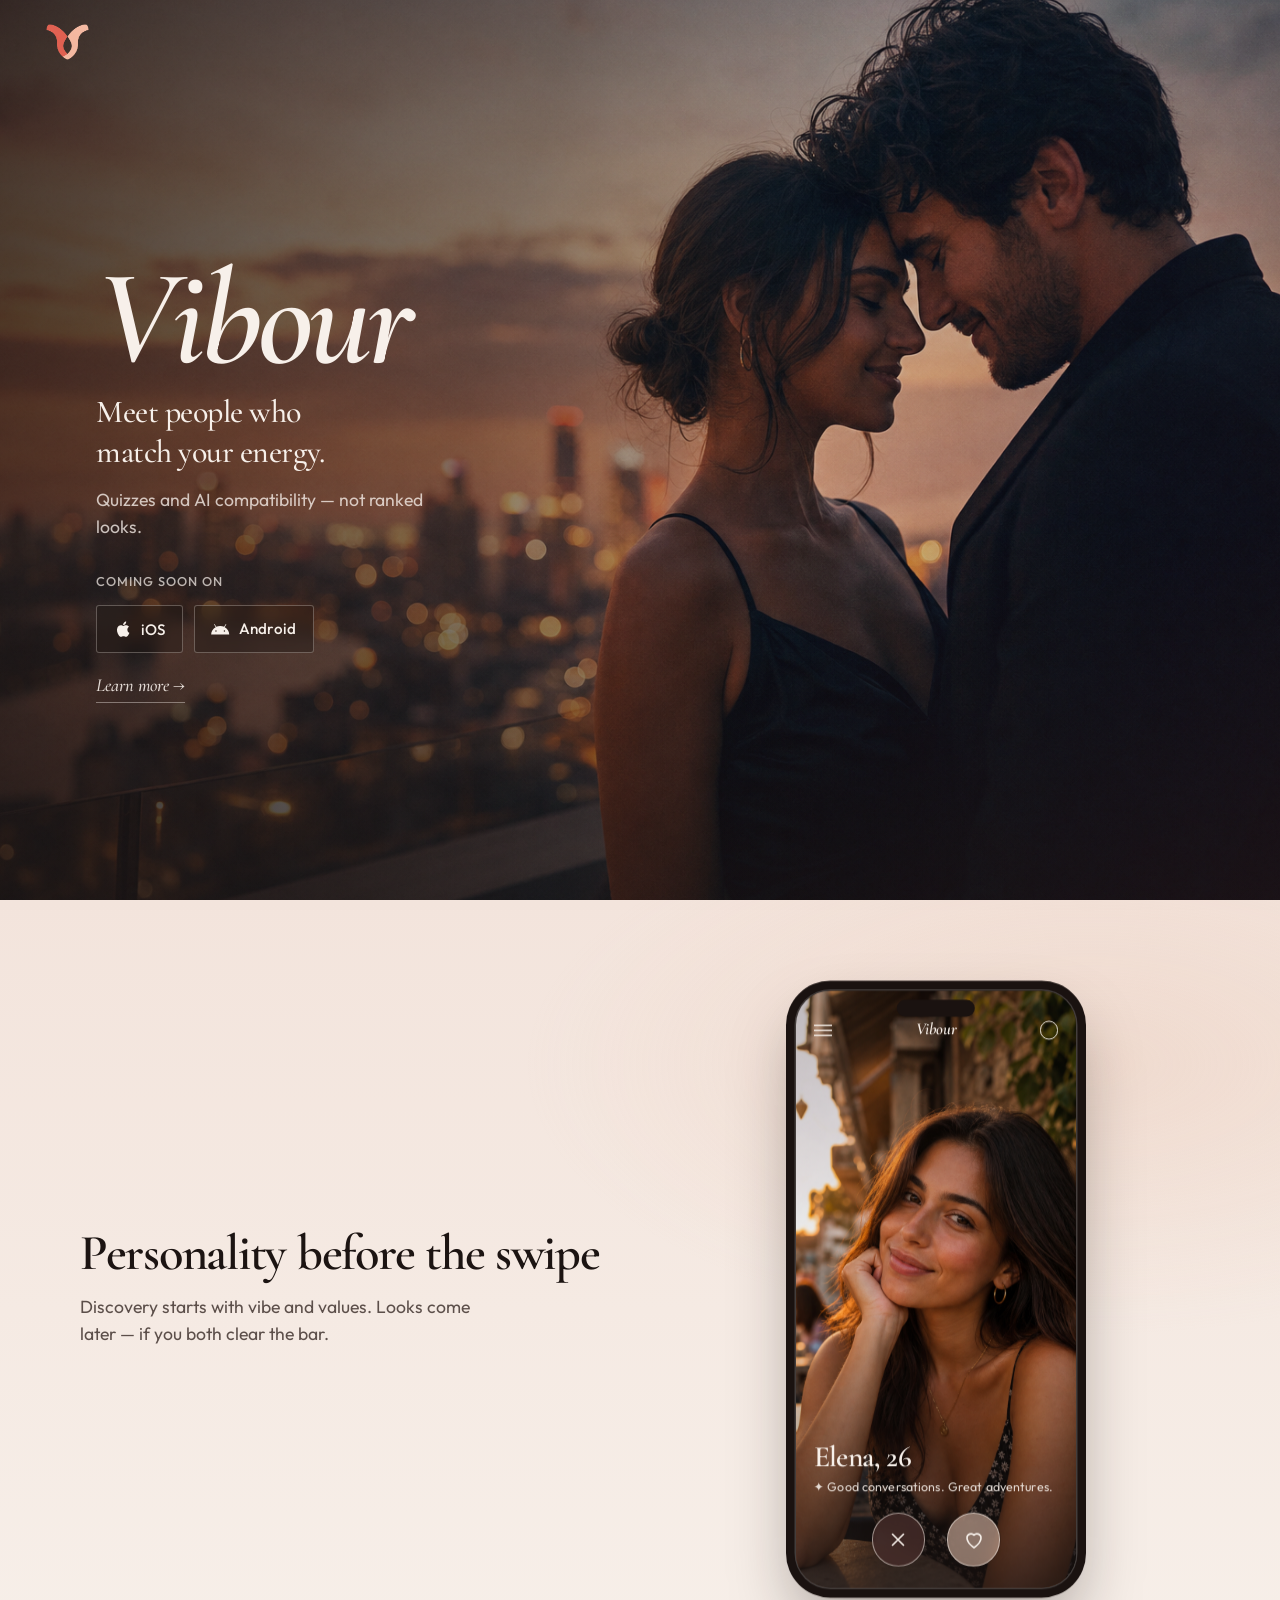
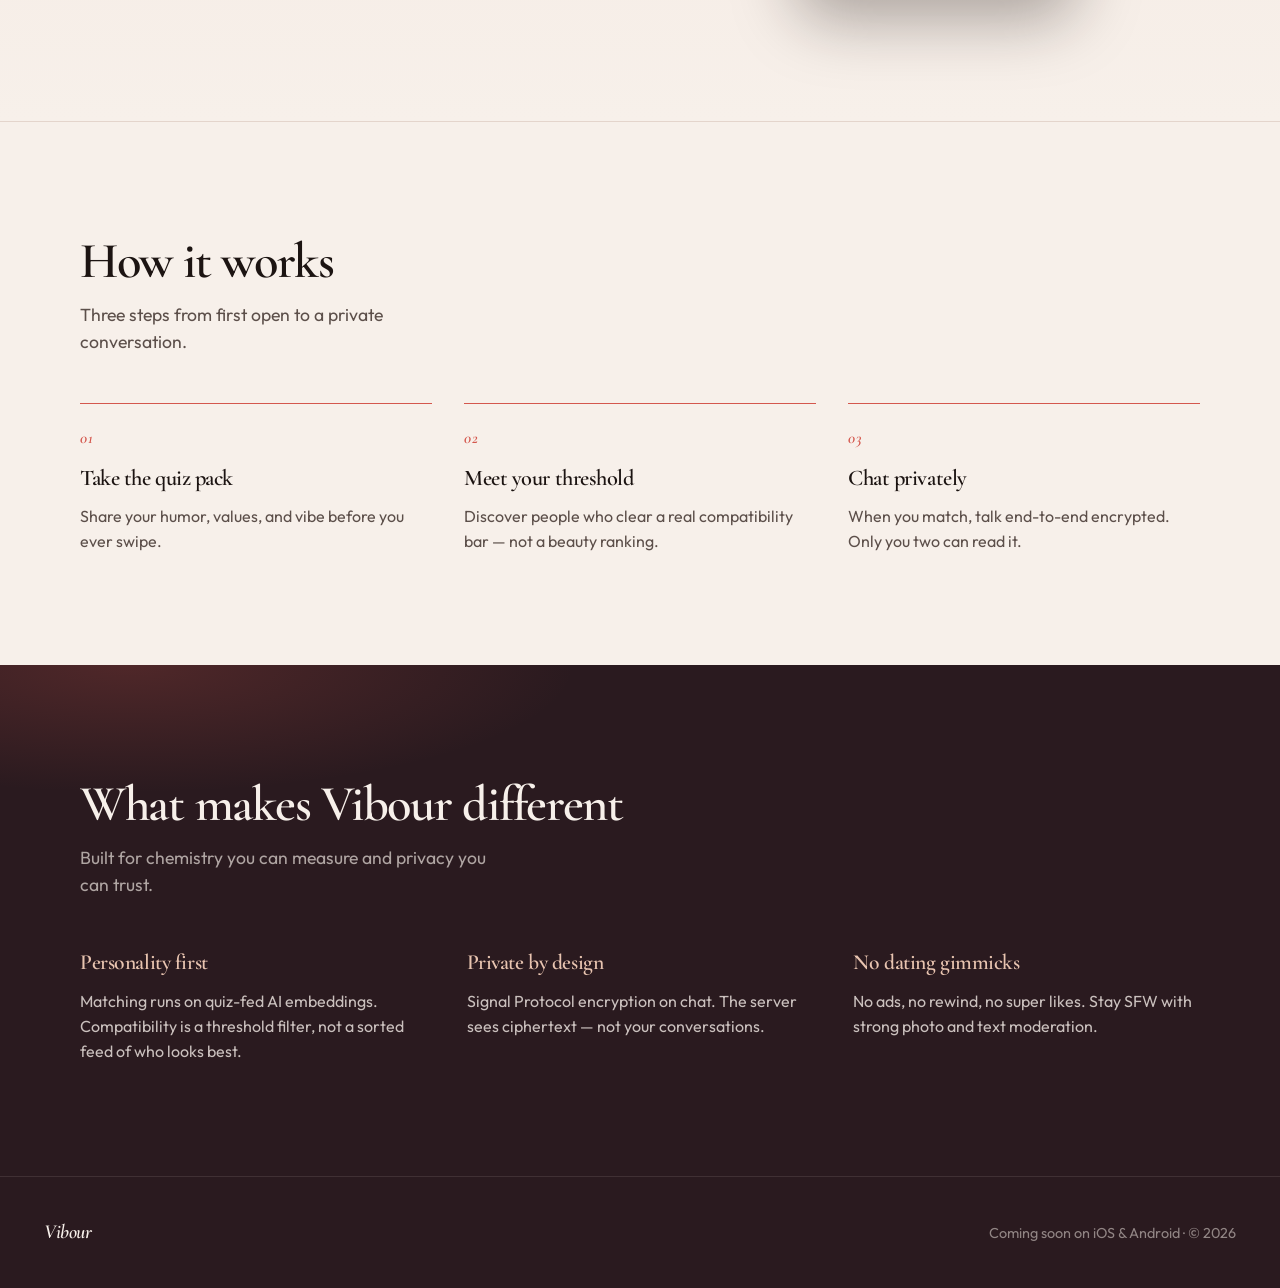
<file: index.html>
<!DOCTYPE html>
<html lang="en">
  <head>
    <meta charset="utf-8" />
    <meta name="viewport" content="width=device-width, initial-scale=1" />
    <meta
      name="description"
      content="Vibour — meet people who match your energy. Quiz-first dating with personality matching. Coming soon on iOS and Android."
    />
    <meta property="og:title" content="Vibour — Meet people who match your energy" />
    <meta
      property="og:description"
      content="Dating that starts with personality. Quizzes and AI compatibility — not ranked looks."
    />
    <meta property="og:type" content="website" />
    <title>Vibour — Meet people who match your energy</title>
    <link rel="icon" href="favicon.ico" sizes="any" />
    <link rel="icon" type="image/png" sizes="32x32" href="favicon-32.png" />
    <link rel="icon" type="image/png" sizes="192x192" href="favicon-192.png" />
    <link rel="apple-touch-icon" href="apple-touch-icon.png" />
    <link rel="preconnect" href="https://fonts.googleapis.com" />
    <link rel="preconnect" href="https://fonts.gstatic.com" crossorigin />
    <link
      href="https://fonts.googleapis.com/css2?family=Cormorant+Garamond:ital,wght@0,500;0,600;0,700;1,500&family=Outfit:wght@400;500;600&display=swap"
      rel="stylesheet"
    />
    <link rel="stylesheet" href="styles.css" />
  </head>
  <body>
    <header class="site-header">
      <a class="wordmark" href="#top" aria-label="Vibour home">
        <img src="assets/logo-icon-header.png" alt="Vibour" width="722" height="610" />
      </a>
    </header>

    <main id="top">
      <section class="hero" aria-labelledby="hero-brand">
        <div class="hero-atmosphere" aria-hidden="true">
          <img
            class="hero-photo"
            src="assets/hero-couple.png"
            alt=""
            width="1920"
            height="1080"
            fetchpriority="high"
          />
          <div class="hero-scrim"></div>
        </div>
        <div class="hero-copy">
          <h1 id="hero-brand" class="brand reveal">Vibour</h1>
          <p class="headline reveal reveal-delay-1">Meet people who match your energy.</p>
          <p class="lede reveal reveal-delay-2">
            Quizzes and AI compatibility — not ranked looks.
          </p>
          <div class="cta-group reveal reveal-delay-3">
            <p class="platforms" aria-label="Coming soon on iOS and Android">
              <span class="platforms-label">Coming soon on</span>
              <span class="platform-badges">
                <span class="platform-badge">
                  <svg class="platform-icon" viewBox="0 0 24 24" aria-hidden="true" focusable="false">
                    <path
                      fill="currentColor"
                      d="M18.71 19.5c-.83 1.24-1.71 2.45-3.05 2.47-1.34.03-1.77-.79-3.29-.79-1.53 0-2 .77-3.27.82-1.31.05-2.3-1.32-3.14-2.53C4.25 17 2.94 12.45 4.7 9.39c.87-1.52 2.43-2.48 4.12-2.51 1.28-.02 2.5.87 3.29.87.78 0 2.26-1.07 3.81-.91.65.03 2.47.26 3.64 1.98-.09.06-2.17 1.28-2.15 3.81.03 3.02 2.65 4.03 2.68 4.04-.03.07-.42 1.44-1.38 2.83M13 3.5c.73-.83 1.94-1.46 2.94-1.5.13 1.17-.34 2.35-1.04 3.19-.69.85-1.83 1.51-2.95 1.42-.15-1.15.41-2.35 1.05-3.11z"
                    />
                  </svg>
                  <span>iOS</span>
                </span>
                <span class="platform-badge">
                  <svg class="platform-icon" viewBox="0 0 24 24" aria-hidden="true" focusable="false">
                    <path
                      fill="currentColor"
                      d="M17.523 15.3414c-.5511 0-.9993-.4486-.9993-.9997s.4483-.9993.9993-.9993c.5511 0 .9993.4483.9993.9993.0001.5511-.4482.9997-.9993.9997m-11.046 0c-.5511 0-.9993-.4486-.9993-.9997s.4482-.9993.9993-.9993c.551 0 .9993.4483.9993.9993 0 .5511-.4483.9997-.9993.9997m11.4045-6.02l1.9973-3.4592a.416.416 0 00-.1521-.5676.416.416 0 00-.5676.1521l-2.0223 3.503C15.5902 8.2439 13.8533 7.8508 12 7.8508s-3.5902.3931-5.1367 1.0989L4.841 5.4467a.4161.4161 0 00-.5676-.1521.4157.4157 0 00-.1521.5676l1.9973 3.4592C2.6889 11.186.197 14.733.197 18.799h23.606c0-4.066-2.4919-7.613-5.9215-9.4776"
                    />
                  </svg>
                  <span>Android</span>
                </span>
              </span>
            </p>
            <a class="btn-text" href="#preview">Learn more →</a>
          </div>
        </div>
      </section>

      <section class="section preview" id="preview" aria-labelledby="preview-heading">
        <div class="section-inner preview-grid">
          <div class="preview-copy">
            <h2 id="preview-heading" class="section-title reveal">Personality before the swipe</h2>
            <p class="section-lede reveal">
              Discovery starts with vibe and values. Looks come later — if you both clear the bar.
            </p>
          </div>
          <div class="phone-stage reveal reveal-delay-1" data-parallax>
            <div class="phone-frame" role="img" aria-label="Vibour discovery screen for Elena, 26">
              <div class="phone-notch" aria-hidden="true"></div>
              <img
                class="phone-photo"
                src="assets/profile-elena.png"
                alt=""
                width="750"
                height="1000"
              />
              <div class="phone-chrome">
                <div class="phone-top">
                  <span class="phone-menu" aria-hidden="true"></span>
                  <span class="phone-brand">Vibour</span>
                  <span class="phone-profile" aria-hidden="true"></span>
                </div>
                <div class="phone-meta">
                  <p class="phone-name">Elena, 26</p>
                  <p class="phone-vibe">✦ Good conversations. Great adventures.</p>
                </div>
                <div class="phone-actions">
                  <button type="button" class="action-btn action-pass" aria-label="Pass" data-action="pass">
                    <svg width="22" height="22" viewBox="0 0 24 24" fill="none" aria-hidden="true">
                      <path d="M6 6l12 12M18 6L6 18" stroke="currentColor" stroke-width="1.75" stroke-linecap="round"/>
                    </svg>
                  </button>
                  <button type="button" class="action-btn action-like" aria-label="Connect" data-action="like">
                    <svg width="24" height="24" viewBox="0 0 24 24" fill="none" aria-hidden="true">
                      <path d="M12 20s-7-4.5-7-10a4 4 0 0 1 7-2.5A4 4 0 0 1 19 10c0 5.5-7 10-7 10z" stroke="currentColor" stroke-width="1.6" stroke-linejoin="round"/>
                    </svg>
                  </button>
                </div>
              </div>
              <div class="phone-flash" aria-hidden="true" data-flash></div>
            </div>
          </div>
        </div>
      </section>

      <section class="section how" aria-labelledby="how-heading">
        <div class="section-inner">
          <h2 id="how-heading" class="section-title reveal">How it works</h2>
          <p class="section-lede reveal">
            Three steps from first open to a private conversation.
          </p>
          <ol class="steps">
            <li class="step reveal">
              <span class="step-num" aria-hidden="true">01</span>
              <h3>Take the quiz pack</h3>
              <p>Share your humor, values, and vibe before you ever swipe.</p>
            </li>
            <li class="step reveal">
              <span class="step-num" aria-hidden="true">02</span>
              <h3>Meet your threshold</h3>
              <p>Discover people who clear a real compatibility bar — not a beauty ranking.</p>
            </li>
            <li class="step reveal">
              <span class="step-num" aria-hidden="true">03</span>
              <h3>Chat privately</h3>
              <p>When you match, talk end-to-end encrypted. Only you two can read it.</p>
            </li>
          </ol>
        </div>
      </section>

      <section class="section different" aria-labelledby="diff-heading">
        <div class="section-inner">
          <h2 id="diff-heading" class="section-title reveal">What makes Vibour different</h2>
          <p class="section-lede reveal">
            Built for chemistry you can measure and privacy you can trust.
          </p>
          <div class="diff-list">
            <article class="diff reveal">
              <h3>Personality first</h3>
              <p>
                Matching runs on quiz-fed AI embeddings. Compatibility is a threshold filter, not a
                sorted feed of who looks best.
              </p>
            </article>
            <article class="diff reveal">
              <h3>Private by design</h3>
              <p>
                Signal Protocol encryption on chat. The server sees ciphertext — not your
                conversations.
              </p>
            </article>
            <article class="diff reveal">
              <h3>No dating gimmicks</h3>
              <p>
                No ads, no rewind, no super likes. Stay SFW with strong photo and text moderation.
              </p>
            </article>
          </div>
        </div>
      </section>
    </main>

    <footer class="site-footer">
      <p class="footer-brand">Vibour</p>
      <p class="footer-meta">Coming soon on iOS &amp; Android · &copy; <span id="year"></span></p>
    </footer>

    <script src="script.js"></script>
  </body>
</html>
</file>
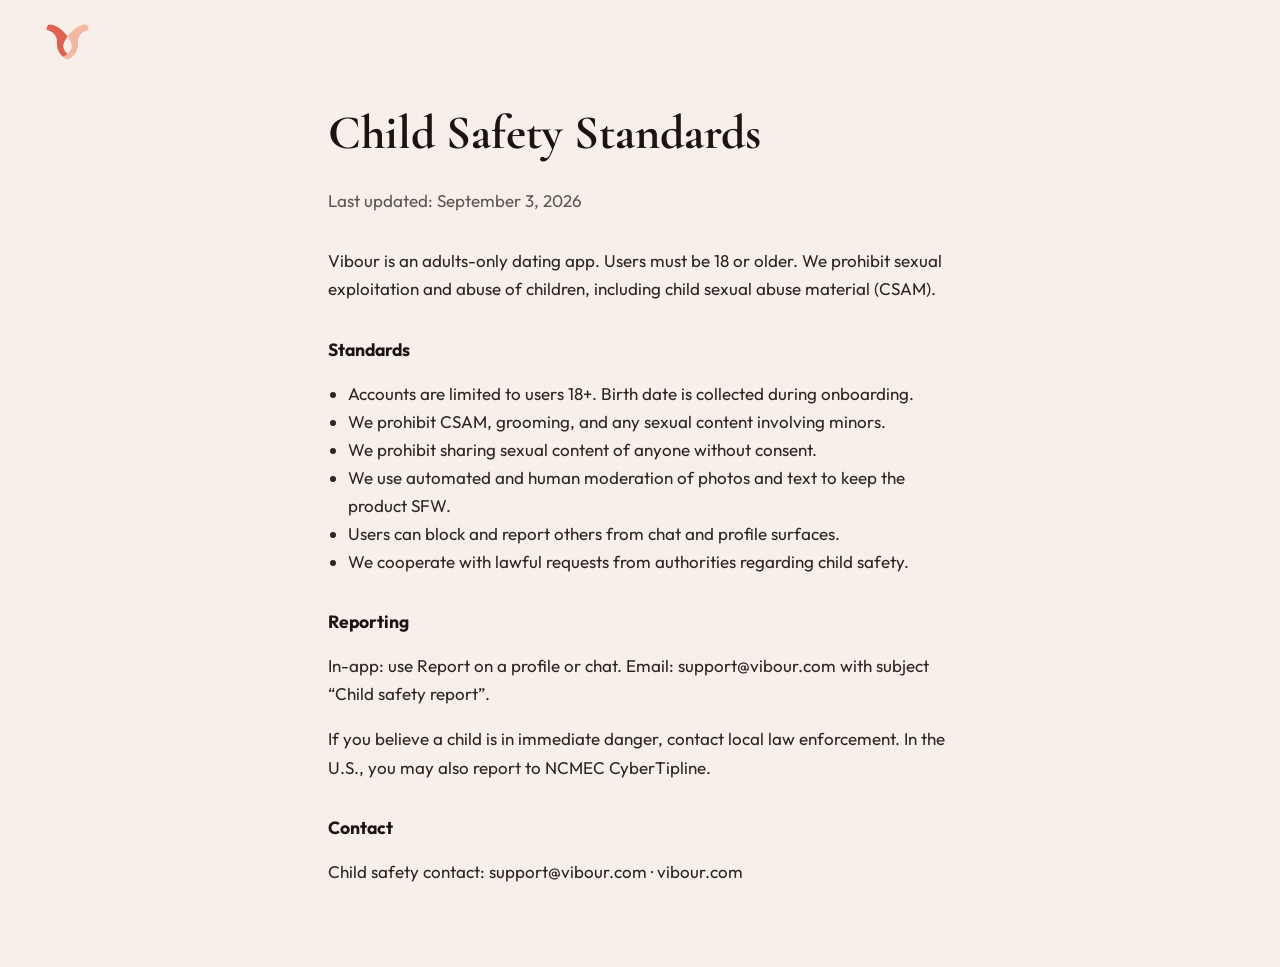
<file: child-safety.html>
<!DOCTYPE html>
<html lang="en">
  <head>
    <meta charset="utf-8" />
    <meta name="viewport" content="width=device-width, initial-scale=1" />
    <title>Child Safety Standards — Vibour</title>
    <meta name="description" content="Vibour child safety standards and reporting." />
    <link rel="icon" href="favicon.ico" sizes="any" />
    <link rel="preconnect" href="https://fonts.googleapis.com" />
    <link rel="preconnect" href="https://fonts.gstatic.com" crossorigin />
    <link
      href="https://fonts.googleapis.com/css2?family=Cormorant+Garamond:wght@600;700&family=Outfit:wght@400;500;600&display=swap"
      rel="stylesheet"
    />
    <link rel="stylesheet" href="styles.css" />
    <style>
      .legal {
        max-width: 42rem;
        margin: 0 auto;
        padding: 6rem 1.5rem 4rem;
      }
      .legal h1 {
        font-family: "Cormorant Garamond", serif;
        font-size: clamp(2rem, 5vw, 3rem);
        margin: 0 0 0.5rem;
      }
      .legal .updated {
        opacity: 0.7;
        margin-bottom: 2rem;
      }
      .legal h2 {
        font-family: Outfit, sans-serif;
        font-size: 1.1rem;
        margin: 2rem 0 0.75rem;
      }
      .legal p,
      .legal li {
        font-family: Outfit, sans-serif;
        line-height: 1.65;
        opacity: 0.92;
      }
      .legal ul {
        padding-left: 1.25rem;
      }
      .legal a {
        color: inherit;
      }
    </style>
  </head>
  <body>
    <header class="site-header">
      <a class="wordmark" href="/" aria-label="Vibour home">
        <img src="assets/logo-icon-header.png" alt="Vibour" width="722" height="610" />
      </a>
    </header>
    <main class="legal">
      <h1>Child Safety Standards</h1>
      <p class="updated">Last updated: September 3, 2026</p>

      <p>
        Vibour is an adults-only dating app. Users must be 18 or older. We prohibit sexual
        exploitation and abuse of children, including child sexual abuse material (CSAM).
      </p>

      <h2>Standards</h2>
      <ul>
        <li>Accounts are limited to users 18+. Birth date is collected during onboarding.</li>
        <li>We prohibit CSAM, grooming, and any sexual content involving minors.</li>
        <li>We prohibit sharing sexual content of anyone without consent.</li>
        <li>We use automated and human moderation of photos and text to keep the product SFW.</li>
        <li>Users can block and report others from chat and profile surfaces.</li>
        <li>We cooperate with lawful requests from authorities regarding child safety.</li>
      </ul>

      <h2>Reporting</h2>
      <p>
        In-app: use Report on a profile or chat. Email:
        <a href="mailto:support@vibour.com">support@vibour.com</a>
        with subject “Child safety report”.
      </p>
      <p>
        If you believe a child is in immediate danger, contact local law enforcement. In the U.S.,
        you may also report to
        <a href="https://report.cybertip.org/" rel="noopener">NCMEC CyberTipline</a>.
      </p>

      <h2>Contact</h2>
      <p>
        Child safety contact:
        <a href="mailto:support@vibour.com">support@vibour.com</a>
        ·
        <a href="https://vibour.com">vibour.com</a>
      </p>
    </main>
  </body>
</html>
</file>
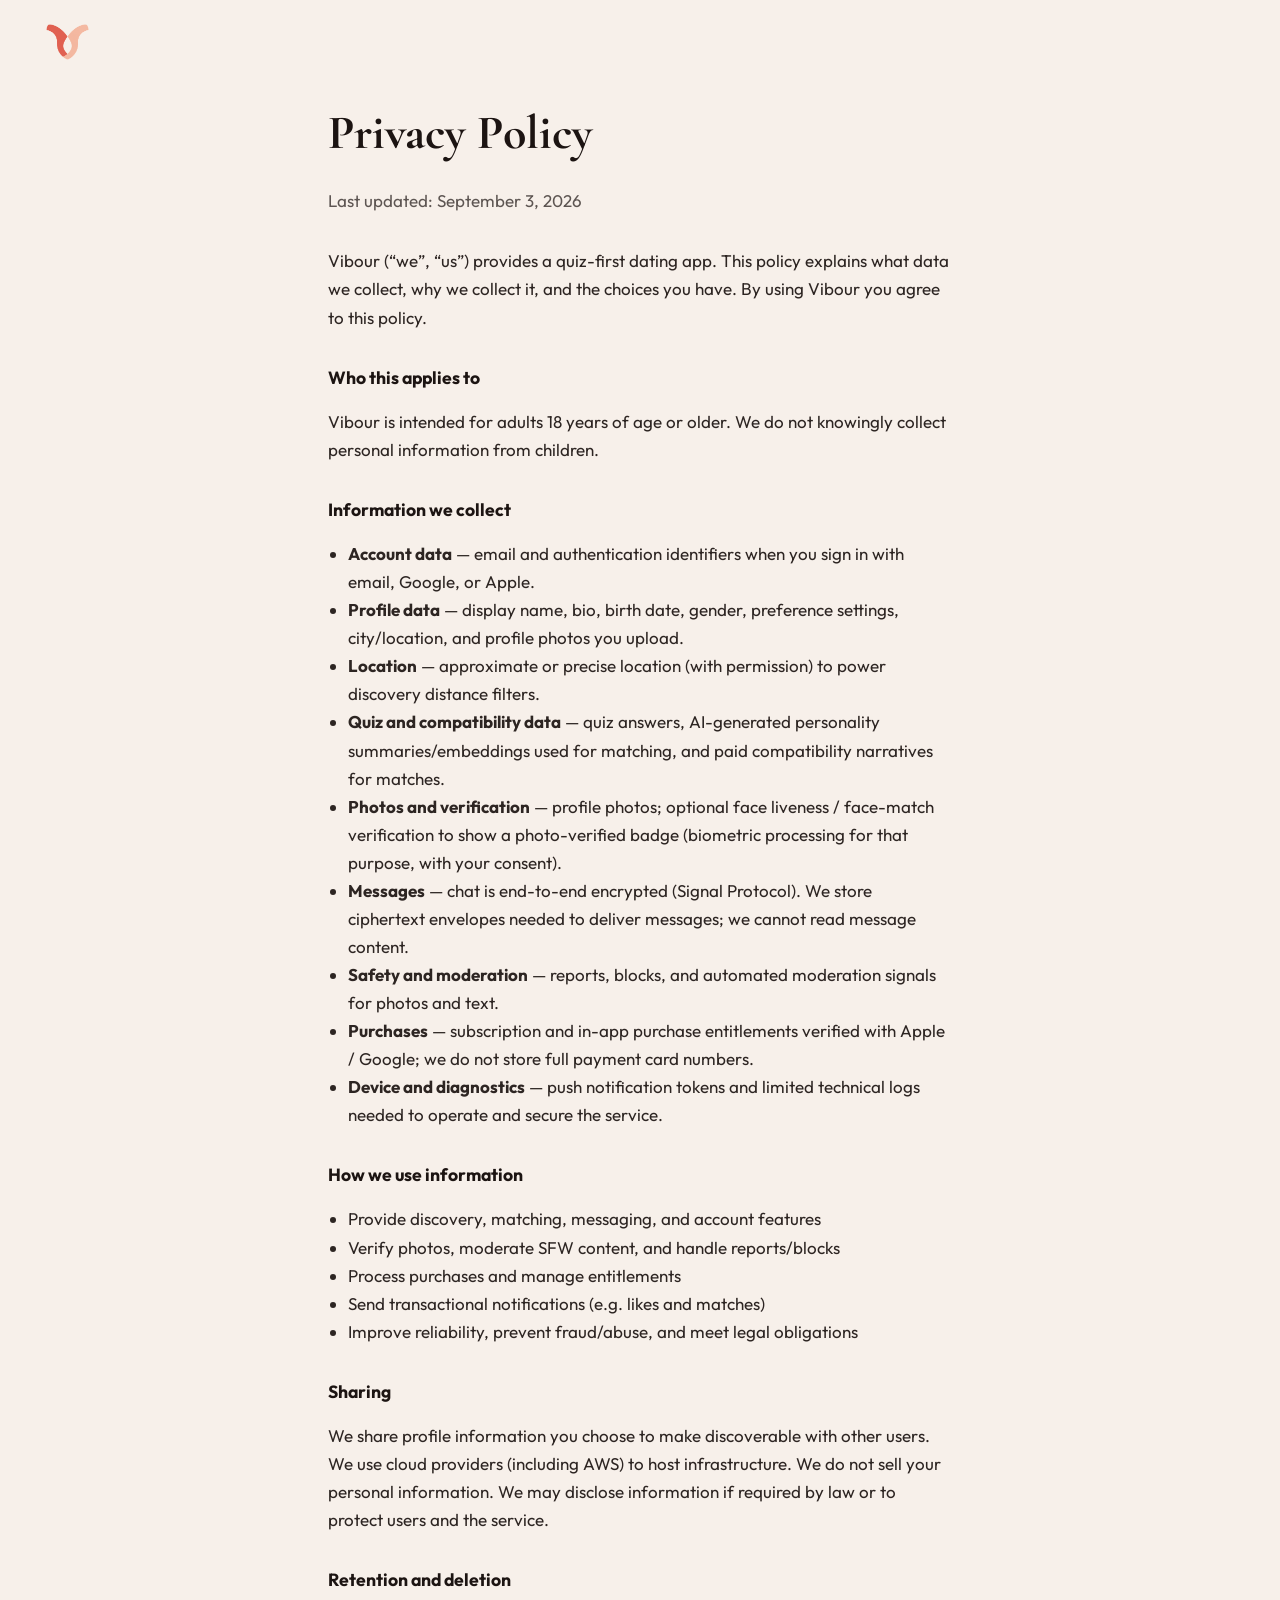
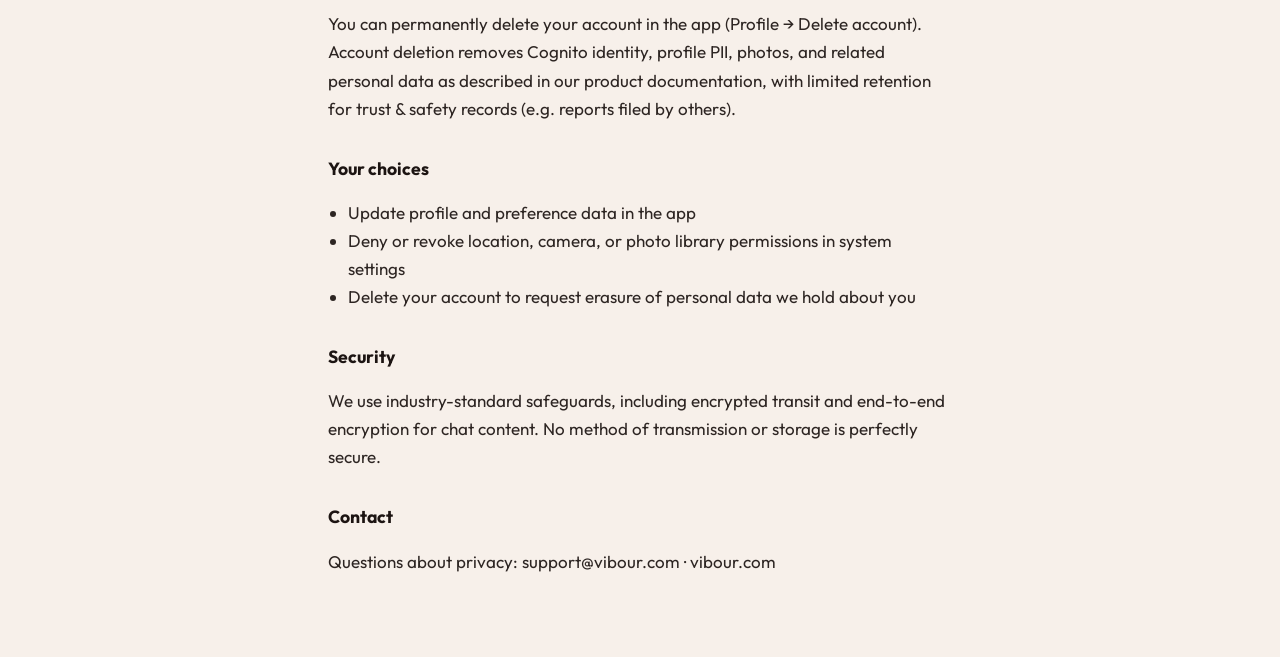
<file: privacy.html>
<!DOCTYPE html>
<html lang="en">
  <head>
    <meta charset="utf-8" />
    <meta name="viewport" content="width=device-width, initial-scale=1" />
    <title>Privacy Policy — Vibour</title>
    <meta name="description" content="Privacy Policy for the Vibour dating app." />
    <link rel="icon" href="favicon.ico" sizes="any" />
    <link rel="preconnect" href="https://fonts.googleapis.com" />
    <link rel="preconnect" href="https://fonts.gstatic.com" crossorigin />
    <link
      href="https://fonts.googleapis.com/css2?family=Cormorant+Garamond:wght@600;700&family=Outfit:wght@400;500;600&display=swap"
      rel="stylesheet"
    />
    <link rel="stylesheet" href="styles.css" />
    <style>
      .legal {
        max-width: 42rem;
        margin: 0 auto;
        padding: 6rem 1.5rem 4rem;
      }
      .legal h1 {
        font-family: "Cormorant Garamond", serif;
        font-size: clamp(2rem, 5vw, 3rem);
        margin: 0 0 0.5rem;
      }
      .legal .updated {
        opacity: 0.7;
        margin-bottom: 2rem;
      }
      .legal h2 {
        font-family: Outfit, sans-serif;
        font-size: 1.1rem;
        margin: 2rem 0 0.75rem;
      }
      .legal p,
      .legal li {
        font-family: Outfit, sans-serif;
        line-height: 1.65;
        opacity: 0.92;
      }
      .legal ul {
        padding-left: 1.25rem;
      }
      .legal a {
        color: inherit;
      }
    </style>
  </head>
  <body>
    <header class="site-header">
      <a class="wordmark" href="/" aria-label="Vibour home">
        <img src="assets/logo-icon-header.png" alt="Vibour" width="722" height="610" />
      </a>
    </header>
    <main class="legal">
      <h1>Privacy Policy</h1>
      <p class="updated">Last updated: September 3, 2026</p>

      <p>
        Vibour (“we”, “us”) provides a quiz-first dating app. This policy explains what data we
        collect, why we collect it, and the choices you have. By using Vibour you agree to this
        policy.
      </p>

      <h2>Who this applies to</h2>
      <p>
        Vibour is intended for adults 18 years of age or older. We do not knowingly collect personal
        information from children.
      </p>

      <h2>Information we collect</h2>
      <ul>
        <li>
          <strong>Account data</strong> — email and authentication identifiers when you sign in with
          email, Google, or Apple.
        </li>
        <li>
          <strong>Profile data</strong> — display name, bio, birth date, gender, preference settings,
          city/location, and profile photos you upload.
        </li>
        <li>
          <strong>Location</strong> — approximate or precise location (with permission) to power
          discovery distance filters.
        </li>
        <li>
          <strong>Quiz and compatibility data</strong> — quiz answers, AI-generated personality
          summaries/embeddings used for matching, and paid compatibility narratives for matches.
        </li>
        <li>
          <strong>Photos and verification</strong> — profile photos; optional face liveness /
          face-match verification to show a photo-verified badge (biometric processing for that
          purpose, with your consent).
        </li>
        <li>
          <strong>Messages</strong> — chat is end-to-end encrypted (Signal Protocol). We store
          ciphertext envelopes needed to deliver messages; we cannot read message content.
        </li>
        <li>
          <strong>Safety and moderation</strong> — reports, blocks, and automated moderation
          signals for photos and text.
        </li>
        <li>
          <strong>Purchases</strong> — subscription and in-app purchase entitlements verified with
          Apple / Google; we do not store full payment card numbers.
        </li>
        <li>
          <strong>Device and diagnostics</strong> — push notification tokens and limited technical
          logs needed to operate and secure the service.
        </li>
      </ul>

      <h2>How we use information</h2>
      <ul>
        <li>Provide discovery, matching, messaging, and account features</li>
        <li>Verify photos, moderate SFW content, and handle reports/blocks</li>
        <li>Process purchases and manage entitlements</li>
        <li>Send transactional notifications (e.g. likes and matches)</li>
        <li>Improve reliability, prevent fraud/abuse, and meet legal obligations</li>
      </ul>

      <h2>Sharing</h2>
      <p>
        We share profile information you choose to make discoverable with other users. We use cloud
        providers (including AWS) to host infrastructure. We do not sell your personal information.
        We may disclose information if required by law or to protect users and the service.
      </p>

      <h2>Retention and deletion</h2>
      <p>
        You can permanently delete your account in the app (Profile → Delete account). Account
        deletion removes Cognito identity, profile PII, photos, and related personal data as
        described in our product documentation, with limited retention for trust &amp; safety
        records (e.g. reports filed by others).
      </p>

      <h2>Your choices</h2>
      <ul>
        <li>Update profile and preference data in the app</li>
        <li>Deny or revoke location, camera, or photo library permissions in system settings</li>
        <li>Delete your account to request erasure of personal data we hold about you</li>
      </ul>

      <h2>Security</h2>
      <p>
        We use industry-standard safeguards, including encrypted transit and end-to-end encryption
        for chat content. No method of transmission or storage is perfectly secure.
      </p>

      <h2>Contact</h2>
      <p>
        Questions about privacy:
        <a href="mailto:support@vibour.com">support@vibour.com</a>
        ·
        <a href="https://vibour.com">vibour.com</a>
      </p>
    </main>
  </body>
</html>
</file>
<file: styles.css>
:root {
  --coral: #d4574d;
  --coral-deep: #b8443b;
  --ink: #1c1412;
  --ink-muted: #5c4f4a;
  --cream: #f7f0ea;
  --blush: #f3e4dc;
  --outline: #e4d5cc;
  --dusk: #2a1a1f;
  --peach: #e8c4b0;
  --pass: #4a2f2c;
  --font-display: "Cormorant Garamond", Georgia, serif;
  --font-body: "Outfit", system-ui, sans-serif;
  --space: clamp(1.25rem, 3.5vw, 2.75rem);
  --max: 70rem;
  --ease: cubic-bezier(0.22, 1, 0.36, 1);
}

*,
*::before,
*::after {
  box-sizing: border-box;
}

html {
  scroll-behavior: smooth;
}

body {
  margin: 0;
  color: var(--ink);
  background: var(--cream);
  font-family: var(--font-body);
  font-size: 1.0625rem;
  line-height: 1.55;
  -webkit-font-smoothing: antialiased;
}

img {
  max-width: 100%;
  height: auto;
  display: block;
}

a {
  color: inherit;
  text-decoration: none;
}

/* —— Header —— */

.site-header {
  position: absolute;
  top: 0;
  left: 0;
  right: 0;
  z-index: 3;
  padding: 1.35rem var(--space);
  display: flex;
  align-items: center;
}

.wordmark {
  display: inline-flex;
  align-items: center;
  line-height: 0;
}

.wordmark img {
  height: clamp(2rem, 4vw, 2.5rem);
  width: auto;
}

/* —— Hero —— */

.hero {
  position: relative;
  min-height: 100svh;
  display: flex;
  align-items: flex-end;
  overflow: hidden;
  color: var(--cream);
  isolation: isolate;
}

.hero-atmosphere {
  position: absolute;
  inset: 0;
  z-index: -1;
}

.hero-photo {
  width: 100%;
  height: 100%;
  object-fit: cover;
  object-position: 62% center;
  transform: scale(1.04);
  animation: hero-drift 28s var(--ease) infinite alternate;
}

.hero-scrim {
  position: absolute;
  inset: 0;
  background:
    linear-gradient(
      105deg,
      rgba(28, 20, 18, 0.82) 0%,
      rgba(28, 20, 18, 0.55) 38%,
      rgba(28, 20, 18, 0.18) 62%,
      rgba(42, 26, 31, 0.35) 100%
    ),
    linear-gradient(to top, rgba(28, 20, 18, 0.55) 0%, transparent 42%);
}

.hero-scrim::after {
  content: "";
  position: absolute;
  inset: 0;
  background-image: url("data:image/svg+xml,%3Csvg viewBox='0 0 200 200' xmlns='http://www.w3.org/2000/svg'%3E%3Cfilter id='n'%3E%3CfeTurbulence type='fractalNoise' baseFrequency='0.85' numOctaves='3' stitchTiles='stitch'/%3E%3C/filter%3E%3Crect width='100%25' height='100%25' filter='url(%23n)' opacity='0.06'/%3E%3C/svg%3E");
  opacity: 0.5;
  pointer-events: none;
  mix-blend-mode: overlay;
}

.hero-copy {
  position: relative;
  z-index: 1;
  padding: clamp(6rem, 14vh, 8rem) var(--space) clamp(3rem, 8vh, 5rem);
  max-width: 38rem;
}

.brand {
  margin: 0 0 0.85rem;
  font-family: var(--font-display);
  font-weight: 600;
  font-size: clamp(4.25rem, 15vw, 8.5rem);
  line-height: 0.88;
  letter-spacing: -0.035em;
  font-style: italic;
}

.headline {
  margin: 0 0 0.85rem;
  font-family: var(--font-display);
  font-weight: 500;
  font-size: clamp(1.45rem, 3.4vw, 2rem);
  line-height: 1.25;
  letter-spacing: -0.015em;
  max-width: 16ch;
}

.lede {
  margin: 0 0 2rem;
  font-size: clamp(1rem, 2vw, 1.1rem);
  color: rgba(247, 240, 234, 0.78);
  max-width: 30ch;
  font-weight: 400;
}

.cta-group {
  display: flex;
  flex-direction: column;
  align-items: flex-start;
  gap: 1.15rem;
}

.platforms {
  margin: 0;
  display: flex;
  flex-direction: column;
  align-items: flex-start;
  gap: 0.7rem;
}

.platforms-label {
  font-family: var(--font-body);
  font-size: 0.8rem;
  font-weight: 500;
  letter-spacing: 0.08em;
  text-transform: uppercase;
  color: rgba(247, 240, 234, 0.72);
}

.platform-badges {
  display: flex;
  flex-wrap: wrap;
  gap: 0.65rem;
}

.platform-badge {
  display: inline-flex;
  align-items: center;
  gap: 0.55rem;
  padding: 0.7rem 1.05rem;
  border-radius: 3px;
  border: 1px solid rgba(247, 240, 234, 0.28);
  background: rgba(28, 20, 18, 0.35);
  backdrop-filter: blur(8px);
  color: var(--cream);
  font-family: var(--font-body);
  font-size: 0.95rem;
  font-weight: 500;
  letter-spacing: 0.01em;
}

.platform-icon {
  width: 1.15rem;
  height: 1.15rem;
  flex-shrink: 0;
}

.btn {
  display: inline-flex;
  align-items: center;
  justify-content: center;
  font-family: var(--font-body);
  font-weight: 500;
  font-size: 0.95rem;
  letter-spacing: 0.01em;
  border: none;
  cursor: pointer;
  transition:
    transform 0.25s var(--ease),
    background 0.25s var(--ease),
    box-shadow 0.25s var(--ease);
}

.btn-primary {
  color: var(--cream);
  background: var(--coral);
  padding: 0.95rem 1.65rem;
  border-radius: 3px;
  box-shadow: 0 10px 28px rgba(212, 87, 77, 0.28);
}

a.btn-primary:hover {
  background: var(--coral-deep);
  transform: translateY(-1px);
}

.btn-text {
  font-family: var(--font-display);
  font-size: 1.15rem;
  font-weight: 500;
  font-style: italic;
  color: rgba(247, 240, 234, 0.9);
  border-bottom: 1px solid rgba(247, 240, 234, 0.4);
  padding-bottom: 0.15rem;
  transition: border-color 0.25s var(--ease), color 0.25s var(--ease);
}

.btn-text:hover {
  color: var(--cream);
  border-color: var(--cream);
}

@media (min-width: 720px) {
  .hero {
    align-items: center;
  }

  .hero-copy {
    padding-left: clamp(var(--space), 9vw, 6rem);
    padding-bottom: 4rem;
  }

  .cta-group {
    flex-direction: column;
    align-items: flex-start;
    gap: 1.15rem;
  }

  .platforms {
    gap: 0.8rem;
  }

  .hero-photo {
    object-position: 58% center;
  }
}

@keyframes hero-drift {
  from {
    transform: scale(1.04) translate3d(0, 0, 0);
  }
  to {
    transform: scale(1.08) translate3d(-1.2%, 0.6%, 0);
  }
}

/* —— Preview / phone —— */

.preview {
  background:
    radial-gradient(ellipse 80% 60% at 85% 20%, rgba(232, 196, 176, 0.35), transparent 55%),
    linear-gradient(180deg, var(--blush) 0%, var(--cream) 100%);
  padding-top: clamp(4.5rem, 11vw, 7.5rem);
  padding-bottom: clamp(4.5rem, 11vw, 7.5rem);
}

.preview-grid {
  display: grid;
  gap: 3rem;
  align-items: center;
}

@media (min-width: 860px) {
  .preview-grid {
    grid-template-columns: 1fr 1fr;
    gap: 4rem;
  }
}

.phone-stage {
  display: flex;
  justify-content: center;
  will-change: transform;
}

.phone-frame {
  position: relative;
  width: min(280px, 72vw);
  aspect-ratio: 9 / 19.2;
  border-radius: 2.15rem;
  overflow: hidden;
  background: var(--ink);
  box-shadow:
    0 0 0 1.5px rgba(255, 255, 255, 0.18),
    0 0 0 10px #1a1210,
    0 32px 64px rgba(28, 20, 18, 0.35);
}

.phone-notch {
  position: absolute;
  top: 0.55rem;
  left: 50%;
  transform: translateX(-50%);
  width: 28%;
  height: 1.05rem;
  background: #1a1210;
  border-radius: 999px;
  z-index: 4;
}

.phone-photo {
  position: absolute;
  inset: 0;
  width: 100%;
  height: 100%;
  object-fit: cover;
  object-position: center 18%;
}

.phone-chrome {
  position: absolute;
  inset: 0;
  z-index: 2;
  display: flex;
  flex-direction: column;
  justify-content: space-between;
  padding: 1.65rem 1.1rem 1.35rem;
  background: linear-gradient(
    to top,
    rgba(28, 20, 18, 0.78) 0%,
    rgba(28, 20, 18, 0.25) 28%,
    transparent 48%,
    rgba(28, 20, 18, 0.25) 100%
  );
  color: var(--cream);
}

.phone-top {
  display: grid;
  grid-template-columns: 1fr auto 1fr;
  align-items: center;
}

.phone-menu,
.phone-profile {
  width: 1.15rem;
  height: 1.15rem;
  opacity: 0.9;
}

.phone-menu {
  justify-self: start;
  background:
    linear-gradient(currentColor, currentColor) 0 20% / 100% 1.5px no-repeat,
    linear-gradient(currentColor, currentColor) 0 50% / 100% 1.5px no-repeat,
    linear-gradient(currentColor, currentColor) 0 80% / 100% 1.5px no-repeat;
}

.phone-profile {
  justify-self: end;
  border: 1.5px solid currentColor;
  border-radius: 50%;
}

.phone-brand {
  font-family: var(--font-display);
  font-size: 1.05rem;
  font-weight: 600;
  font-style: italic;
  letter-spacing: -0.01em;
}

.phone-meta {
  margin-top: auto;
  margin-bottom: 1rem;
}

.phone-name {
  margin: 0 0 0.35rem;
  font-family: var(--font-display);
  font-weight: 600;
  font-size: 1.85rem;
  letter-spacing: -0.02em;
  line-height: 1;
}

.phone-vibe {
  margin: 0;
  font-size: 0.78rem;
  opacity: 0.88;
  letter-spacing: 0.01em;
}

.phone-actions {
  display: flex;
  justify-content: center;
  gap: 1.35rem;
}

.action-btn {
  width: 3.35rem;
  height: 3.35rem;
  border-radius: 50%;
  border: 1.5px solid rgba(247, 240, 234, 0.55);
  display: inline-flex;
  align-items: center;
  justify-content: center;
  cursor: pointer;
  color: var(--cream);
  transition:
    transform 0.3s var(--ease),
    background 0.25s var(--ease),
    box-shadow 0.25s var(--ease);
}

.action-pass {
  background: rgba(74, 47, 44, 0.72);
  backdrop-filter: blur(8px);
}

.action-like {
  background: rgba(232, 196, 176, 0.55);
  backdrop-filter: blur(8px);
}

.action-btn:hover {
  transform: scale(1.06);
}

.action-btn:active {
  transform: scale(0.96);
}

.action-btn.is-pulse {
  animation: action-pulse 0.55s var(--ease);
}

.phone-flash {
  position: absolute;
  inset: 0;
  z-index: 5;
  pointer-events: none;
  opacity: 0;
  transition: opacity 0.35s var(--ease);
}

.phone-flash.is-like {
  background: radial-gradient(circle at 50% 70%, rgba(232, 196, 176, 0.45), transparent 55%);
  opacity: 1;
}

.phone-flash.is-pass {
  background: radial-gradient(circle at 50% 70%, rgba(74, 47, 44, 0.4), transparent 55%);
  opacity: 1;
}

@keyframes action-pulse {
  0% {
    transform: scale(1);
  }
  40% {
    transform: scale(1.12);
  }
  100% {
    transform: scale(1);
  }
}

/* —— Sections shared —— */

.section {
  padding: clamp(4rem, 10vw, 7rem) var(--space);
}

.section-inner {
  max-width: var(--max);
  margin: 0 auto;
}

.section-title {
  margin: 0 0 0.75rem;
  font-family: var(--font-display);
  font-weight: 600;
  font-size: clamp(2.15rem, 5vw, 3.15rem);
  letter-spacing: -0.025em;
  line-height: 1.08;
}

.section-lede {
  margin: 0 0 3rem;
  color: var(--ink-muted);
  max-width: 34ch;
  font-size: 1.1rem;
}

.how {
  background: var(--cream);
  border-top: 1px solid var(--outline);
}

.steps {
  list-style: none;
  margin: 0;
  padding: 0;
  display: grid;
  gap: 2.5rem;
}

@media (min-width: 720px) {
  .steps {
    grid-template-columns: repeat(3, 1fr);
    gap: 2rem;
  }
}

.step {
  margin: 0;
  padding: 1.35rem 0 0;
  border-top: 1.5px solid var(--coral);
}

.step-num {
  display: block;
  font-family: var(--font-display);
  font-weight: 600;
  font-style: italic;
  font-size: 1rem;
  letter-spacing: 0.04em;
  color: var(--coral);
  margin-bottom: 0.65rem;
}

.step h3 {
  margin: 0 0 0.5rem;
  font-family: var(--font-display);
  font-weight: 600;
  font-size: 1.4rem;
  letter-spacing: -0.02em;
}

.step p {
  margin: 0;
  color: var(--ink-muted);
  font-size: 1rem;
}

.different {
  background:
    radial-gradient(ellipse 70% 50% at 10% 0%, rgba(212, 87, 77, 0.22), transparent 50%),
    var(--dusk);
  color: var(--cream);
}

.different .section-lede {
  color: rgba(247, 240, 234, 0.65);
}

.diff-list {
  display: grid;
  gap: 2.75rem;
}

@media (min-width: 720px) {
  .diff-list {
    grid-template-columns: repeat(3, 1fr);
    gap: 2.5rem;
  }
}

.diff h3 {
  margin: 0 0 0.6rem;
  font-family: var(--font-display);
  font-weight: 600;
  font-size: 1.35rem;
  letter-spacing: -0.02em;
  color: var(--peach);
}

.diff p {
  margin: 0;
  color: rgba(247, 240, 234, 0.78);
  font-size: 1rem;
  max-width: 32ch;
}

/* —— Footer —— */

.site-footer {
  padding: 2.5rem var(--space);
  background: var(--dusk);
  border-top: 1px solid rgba(247, 240, 234, 0.1);
  display: flex;
  flex-wrap: wrap;
  gap: 0.5rem 1.5rem;
  justify-content: space-between;
  align-items: baseline;
}

.footer-brand {
  margin: 0;
  font-family: var(--font-display);
  font-weight: 600;
  font-style: italic;
  font-size: 1.25rem;
  color: var(--cream);
  letter-spacing: -0.02em;
}

.footer-meta {
  margin: 0;
  font-size: 0.9rem;
  color: rgba(247, 240, 234, 0.5);
}

/* —— Motion —— */

.reveal {
  opacity: 0;
  transform: translateY(1.35rem);
  transition:
    opacity 0.8s var(--ease),
    transform 0.8s var(--ease);
}

.reveal.is-visible {
  opacity: 1;
  transform: translateY(0);
}

.reveal-delay-1 {
  transition-delay: 0.12s;
}

.reveal-delay-2 {
  transition-delay: 0.22s;
}

.reveal-delay-3 {
  transition-delay: 0.36s;
}

@media (prefers-reduced-motion: reduce) {
  html {
    scroll-behavior: auto;
  }

  .reveal {
    opacity: 1;
    transform: none;
    transition: none;
  }

  .hero-photo {
    animation: none;
    transform: none;
  }

  .action-btn.is-pulse {
    animation: none;
  }
}
</file>
